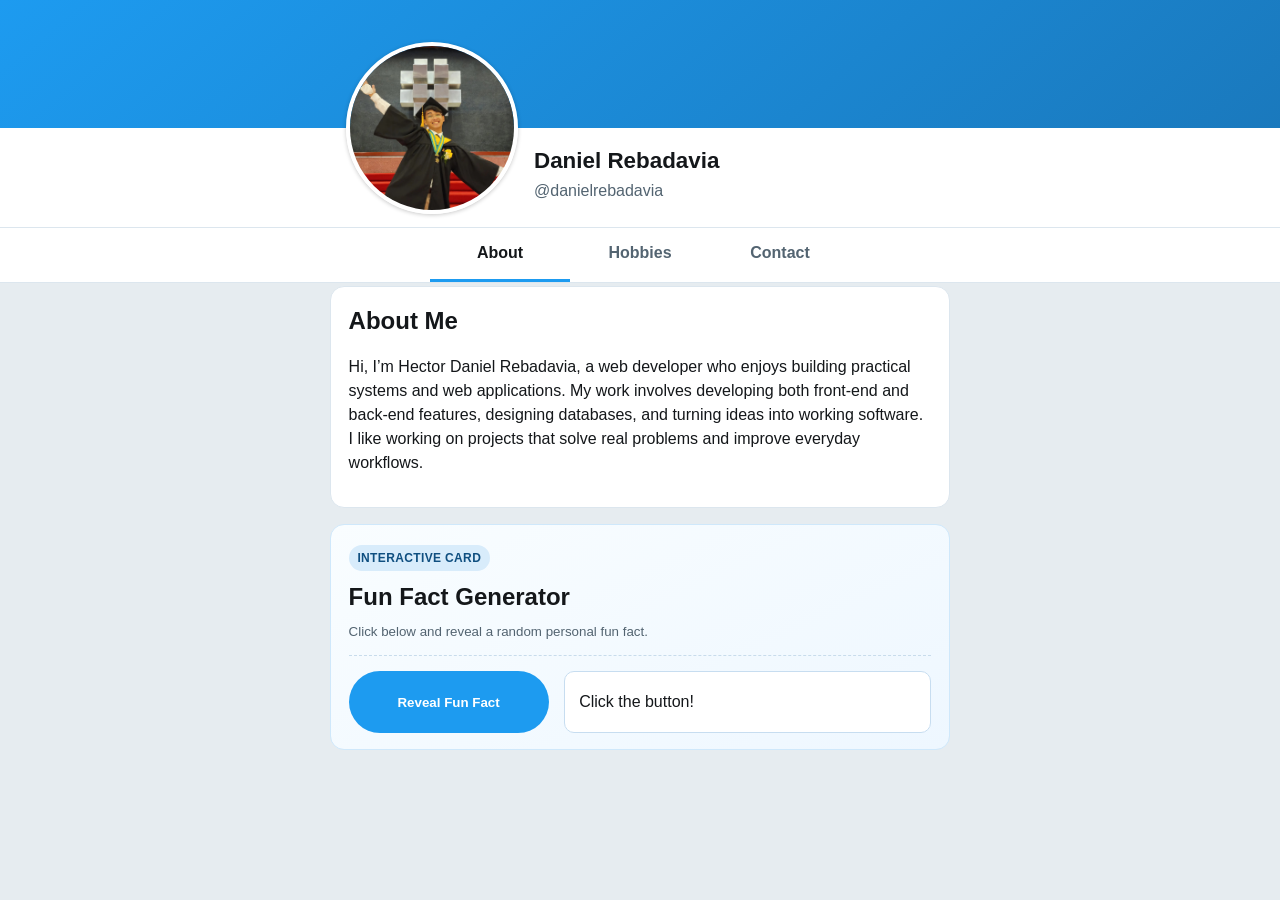
<file: about.html>
<!DOCTYPE html>
<html lang="en">
<head>
  <meta charset="UTF-8">
  <meta name="viewport" content="width=device-width, initial-scale=1.0">
  <title>Daniel | About</title>
  <link rel="stylesheet" href="style.css">
</head>
<body>
  <header class="top-shell">
    <div class="shell-banner" aria-hidden="true"></div>
    <div class="shell-content">
      <img
        class="shell-avatar"
        src="media/dan.jpg"
        alt="Profile photo of Daniel"
      >
      <div class="shell-meta">
        <h1>Daniel Rebadavia</h1>
        <p class="handle">@danielrebadavia</p>
      </div>
    </div>
    <nav class="tab-nav" aria-label="Profile pages">
      <a class="tab active" href="about.html" aria-current="page">About</a>
      <a class="tab" href="hobbies.html">Hobbies</a>
      <a class="tab" href="contact.html">Contact</a>
    </nav>
  </header>

  <main class="feed">
    <section class="post-card">
      <h2>About Me</h2>
      <p>
        Hi, I’m Hector Daniel Rebadavia, a web developer who enjoys building practical systems and web applications. My work involves developing both front-end and back-end features, designing databases, and turning ideas into working software. I like working on projects that solve real problems and improve everyday workflows.
      </p>
    </section>


    <section class="post-card fun-fact-card">
      <div class="fact-top">
        <p class="fact-label">Interactive Card</p>
        <h2>Fun Fact Generator</h2>
        <small class="fact-subtext">Click below and reveal a random personal fun fact.</small>
      </div>

      <div class="fact-body">
        <button id="fun-fact-btn" type="button">Reveal Fun Fact</button>
        <div class="fact-output">
          <p id="fun-fact-text" aria-live="polite">Click the button!</p>
        </div>
      </div>
    </section>
  </main>

  <script src="script.js"></script>
</body>
</html>
</file>
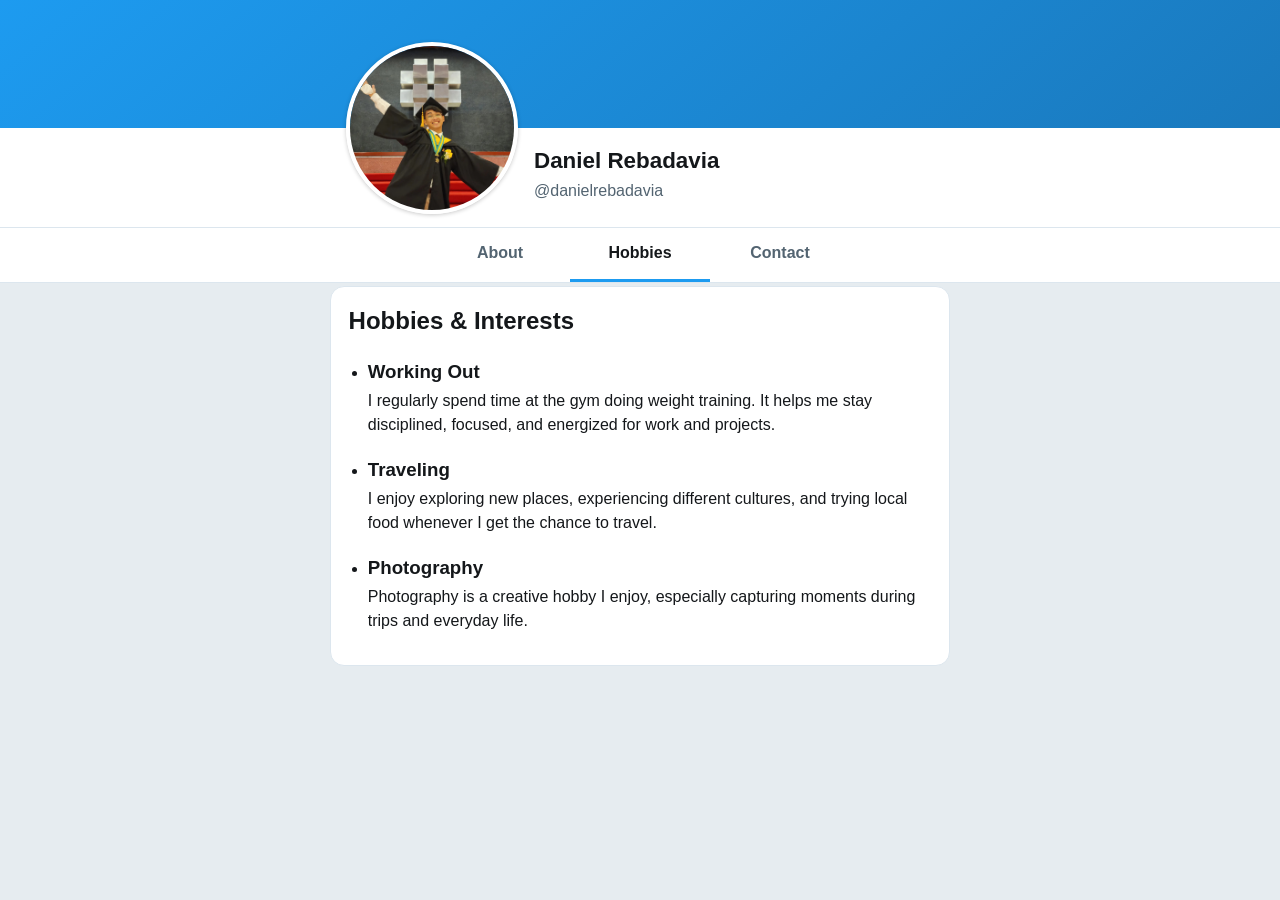
<file: hobbies.html>
<!DOCTYPE html>
<html lang="en">
<head>
  <meta charset="UTF-8">
  <meta name="viewport" content="width=device-width, initial-scale=1.0">
  <title>Daniel | Hobbies</title>
  <link rel="stylesheet" href="style.css">
</head>
<body>
  <header class="top-shell">
    <div class="shell-banner" aria-hidden="true"></div>
    <div class="shell-content">
      <img
        class="shell-avatar"
        src="media/dan.jpg"
        alt="Profile photo of Daniel"
      >
      <div class="shell-meta">
        <h1>Daniel Rebadavia</h1>
        <p class="handle">@danielrebadavia</p>
      </div>
    </div>
    <nav class="tab-nav" aria-label="Profile pages">
      <a class="tab" href="about.html">About</a>
      <a class="tab active" href="hobbies.html" aria-current="page">Hobbies</a>
      <a class="tab" href="contact.html">Contact</a>
    </nav>
  </header>

  <main class="feed">
    <section class="post-card">
      <h2>Hobbies & Interests</h2>
      <ul class="hobby-list">
        <li>
          <h3>Working Out</h3>
          <p>I regularly spend time at the gym doing weight training. It helps me stay disciplined, focused, and energized for work and projects.          </p>
        </li>
        <li>
          <h3>Traveling</h3>
          <p>I enjoy exploring new places, experiencing different cultures, and trying local food whenever I get the chance to travel.          </p>
        </li>
        <li>
          <h3>Photography</h3>
          <p>Photography is a creative hobby I enjoy, especially capturing moments during trips and everyday life.</p>
        </li>
      </ul>
    </section>

  </main>

  <script src="script.js"></script>
</body>
</html>
</file>
<file: style.css>
:root {
  --app-bg: #e6ecf0;
  --surface: #ffffff;
  --text-main: #14171a;
  --text-soft: #536471;
  --line: #dce6ee;
  --brand: #1d9bf0;
  --brand-dark: #167cc2;
  --avatar-size: 172px;
  --feed-top-space: 286px;
}

* {
  box-sizing: border-box;
}

body {
  margin: 0;
  font-family: "Helvetica Neue", "Segoe UI", Arial, sans-serif;
  color: var(--text-main);
  background: var(--app-bg);
  line-height: 1.5;
}

a {
  color: var(--brand-dark);
  text-decoration: none;
}

a:hover {
  text-decoration: underline;
}

.top-shell {
  position: fixed;
  top: 0;
  left: 0;
  width: 100%;
  background: var(--surface);
  border-bottom: 1px solid var(--line);
  z-index: 10;
}

.shell-banner {
  height: 128px;
  background: linear-gradient(140deg, #1d9bf0, #1a79bd);
}

.shell-content {
  max-width: 620px;
  margin: 0 auto;
  padding: 0 1rem;
  display: flex;
  gap: 1rem;
  align-items: flex-start;
  margin-top: 0;
}

.shell-avatar {
  width: var(--avatar-size);
  height: var(--avatar-size);
  border-radius: 50%;
  object-fit: cover;
  border: 4px solid var(--surface);
  box-shadow: 0 1px 4px rgba(0, 0, 0, 0.22);
  transform: translateY(-50%);
  margin-bottom: calc(var(--avatar-size) / -2);
}

.shell-meta {
  padding-top: 1rem;
  padding-bottom: 0.4rem;
}

.shell-meta h1 {
  margin: 0;
  font-size: 1.4rem;
}

.handle {
  margin: 0.1rem 0 0.25rem;
  color: var(--text-soft);
}

.bio {
  margin: 0;
  color: #1f2933;
  font-size: 0.95rem;
}

.tab-nav {
  margin-top: 0.8rem;
  border-top: 1px solid var(--line);
  display: flex;
  justify-content: center;
  gap: 0;
  background: var(--surface);
}

.tab {
  min-width: 140px;
  text-align: center;
  padding: 0.85rem 1rem;
  color: var(--text-soft);
  border: none;
  border-bottom: 3px solid transparent;
  font-weight: 600;
  font-size: 1rem;
  font-family: inherit;
  background: none;
  cursor: pointer;
  transition: background-color 0.2s ease, color 0.2s ease;
}

.tab:hover {
  background: #f5f8fa;
  color: var(--text-main);
  text-decoration: none;
}

.tab.active {
  color: var(--text-main);
  border-bottom-color: var(--brand);
}

.feed {
  width: min(620px, 94%);
  margin: var(--feed-top-space) auto 2rem;
}

.post-card {
  background: var(--surface);
  border: 1px solid var(--line);
  border-radius: 14px;
  padding: 1rem 1.1rem;
  margin-bottom: 1rem;
}

.post-card h2 {
  margin-top: 0;
  margin-bottom: 0.55rem;
}

.contact-hero {
  border: 1px solid #cfe1f2;
  background: linear-gradient(160deg, #ffffff, #f2f8ff);
}

.contact-label {
  margin: 0 0 0.5rem;
  display: inline-block;
  padding: 0.22rem 0.55rem;
  border-radius: 999px;
  background: #d9ebfa;
  color: #14568a;
  font-size: 0.74rem;
  font-weight: 700;
  letter-spacing: 0.03em;
  text-transform: uppercase;
}

.contact-copy {
  margin: 0 0 1rem;
  color: var(--text-soft);
}

.email-pill {
  display: inline-flex;
  align-items: center;
  align-content: center;
  gap: 0.55rem;
  padding: 0.62rem 0.92rem;
  border-radius: 999px;
  background: var(--brand);
  color: #ffffff;
  font-weight: 700;
  text-decoration: none;
  transition: background-color 0.2s ease;
}

.email-pill:hover {
  background: var(--brand-dark);
  text-decoration: none;
}

.email-icon {
  font-size: 0.95rem;
}

.social-grid {
  display: grid;
  grid-template-columns: repeat(2, minmax(0, 1fr));
  gap: 0.85rem;
}

.social-tile {
  display: flex;
  align-items: center;
  gap: 0.75rem;
  padding: 0.8rem;
  border: 1px solid var(--line);
  border-radius: 12px;
  background: #f9fcff;
  text-decoration: none;
}

.social-tile:hover {
  background: #f0f7ff;
  text-decoration: none;
}

.social-tile img {
  width: 28px;
  height: 28px;
  border-radius: 8px;
  background: #ffffff;
  padding: 4px;
  border: 1px solid #d4deea;
  flex-shrink: 0;
}

.social-tile h3 {
  margin: 0;
  font-size: 0.98rem;
  color: var(--text-main);
}

.social-tile p {
  margin: 0.15rem 0 0;
  font-size: 0.88rem;
  color: var(--text-soft);
}

.hobby-list,
.info-list {
  margin: 0;
  padding-left: 1.2rem;
}

.hobby-list li,
.info-list li {
  margin-bottom: 0.8rem;
}

.hobby-list h3 {
  margin-bottom: 0.2rem;
}

.hobby-list p {
  margin-top: 0;
}

#fun-fact-btn {
  border: none;
  border-radius: 999px;
  padding: 0.55rem 1rem;
  background: var(--brand);
  color: #ffffff;
  font-weight: 700;
  cursor: pointer;
  transition: background-color 0.2s ease;
}

#fun-fact-btn:hover {
  background: var(--brand-dark);
}

#fun-fact-text {
  margin-top: 0.75rem;
}

.fun-fact-card {
  border: 1px solid #cfe8fb;
  background: linear-gradient(155deg, #f9fdff, #eef7ff);
  overflow: hidden;
}

.fact-top {
  padding: 0.25rem 0 0.8rem;
  border-bottom: 1px dashed #c8dcec;
}

.fact-label {
  margin: 0;
  display: inline-block;
  padding: 0.22rem 0.55rem;
  border-radius: 999px;
  background: #d8ecfb;
  color: #0f4f80;
  font-weight: 700;
  font-size: 0.75rem;
  letter-spacing: 0.03em;
  text-transform: uppercase;
}

.fact-top h2 {
  margin: 0.55rem 0 0.2rem;
}

.fact-subtext {
  margin: 0;
  color: var(--text-soft);
}

.fact-body {
  margin-top: 0.95rem;
  display: grid;
  grid-template-columns: 200px 1fr;
  gap: 0.95rem;
  align-items: stretch;
}

.fact-output {
  background: var(--surface);
  border: 1px solid #c7ddf0;
  border-radius: 10px;
  padding: 0.8rem 0.9rem;
  min-height: 62px;
  display: flex;
  align-items: center;
}

#fun-fact-text {
  margin: 0;
}

.hidden {
  display: none;
}

@media (max-width: 700px) {
  :root {
    --avatar-size: 112px;
    --feed-top-space: 252px;
  }

  .shell-banner {
    height: 96px;
  }

  .tab {
    min-width: 0;
    flex: 1;
    padding: 0.75rem 0.3rem;
    font-size: 0.95rem;
  }

  .social-grid {
    grid-template-columns: 1fr;
  }

  .fact-body {
    grid-template-columns: 1fr;
  }

  #fun-fact-btn {
    width: 100%;
  }
}
</file>
